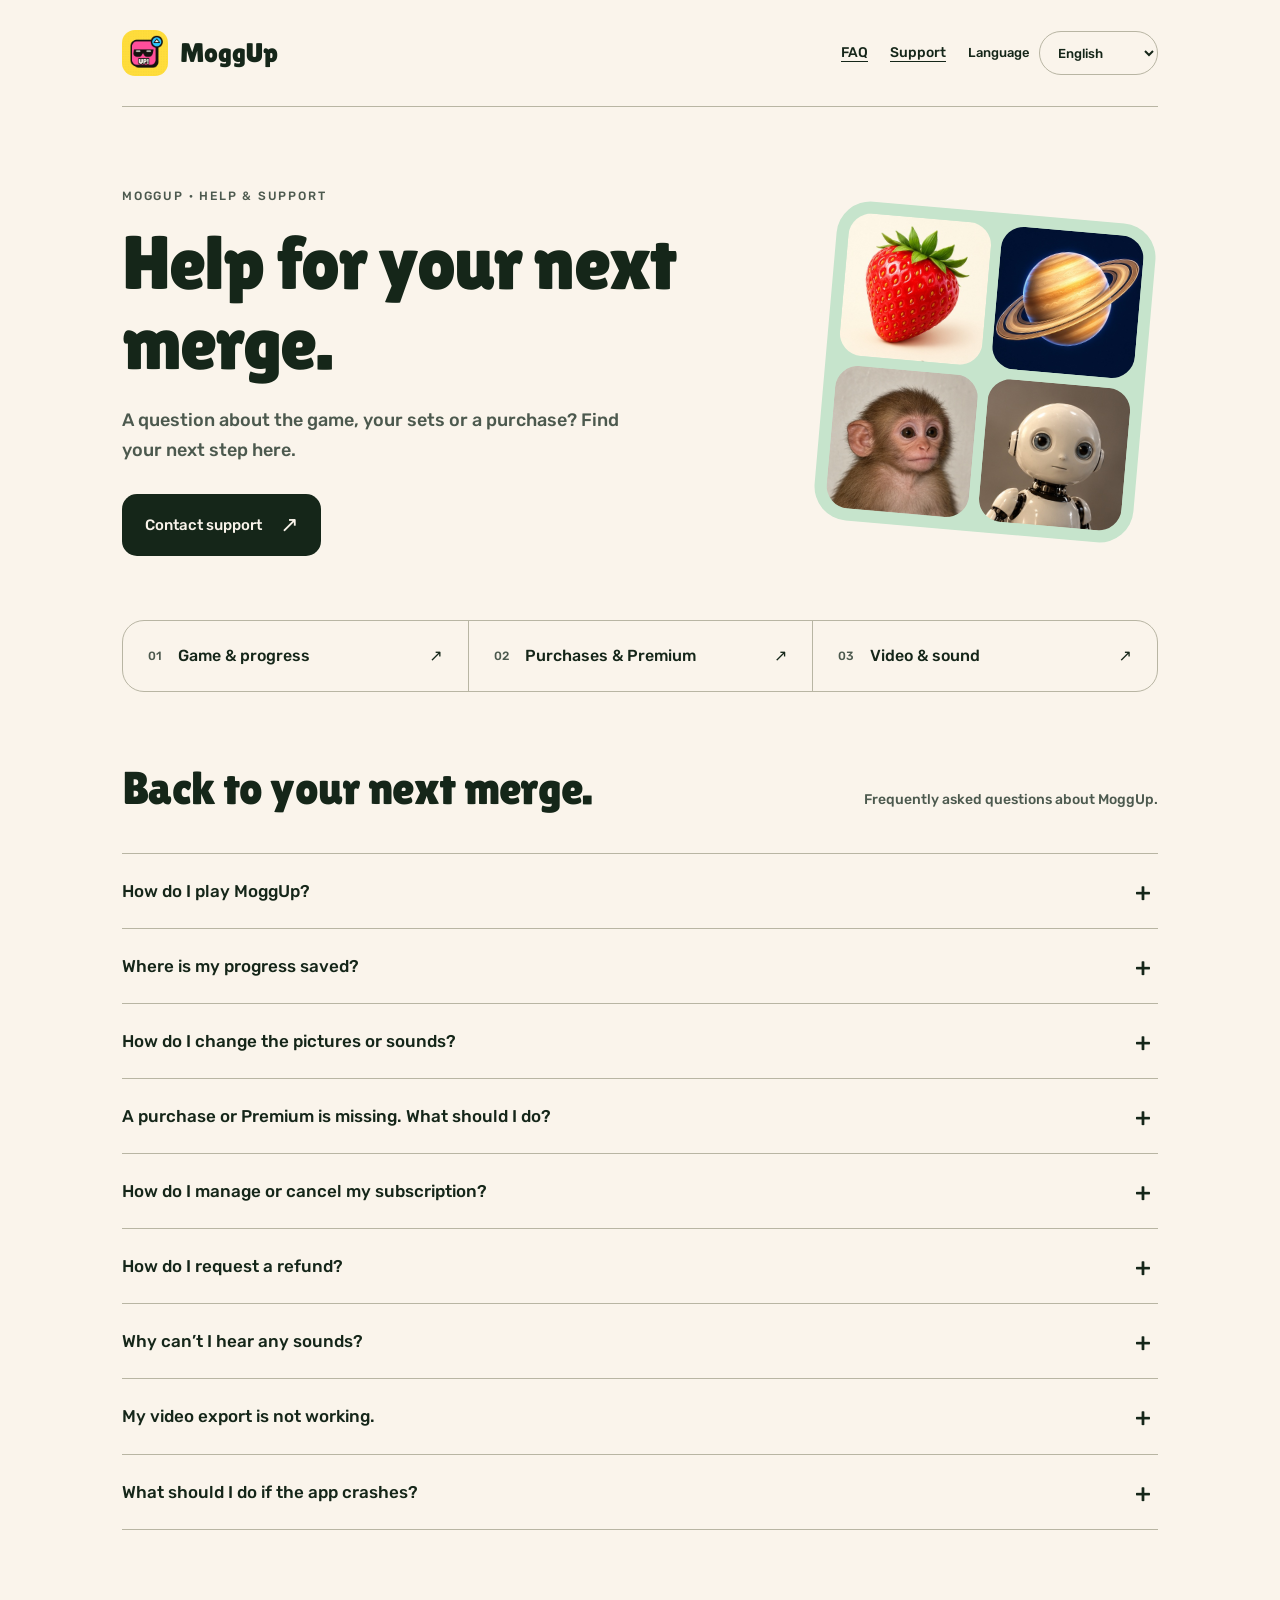
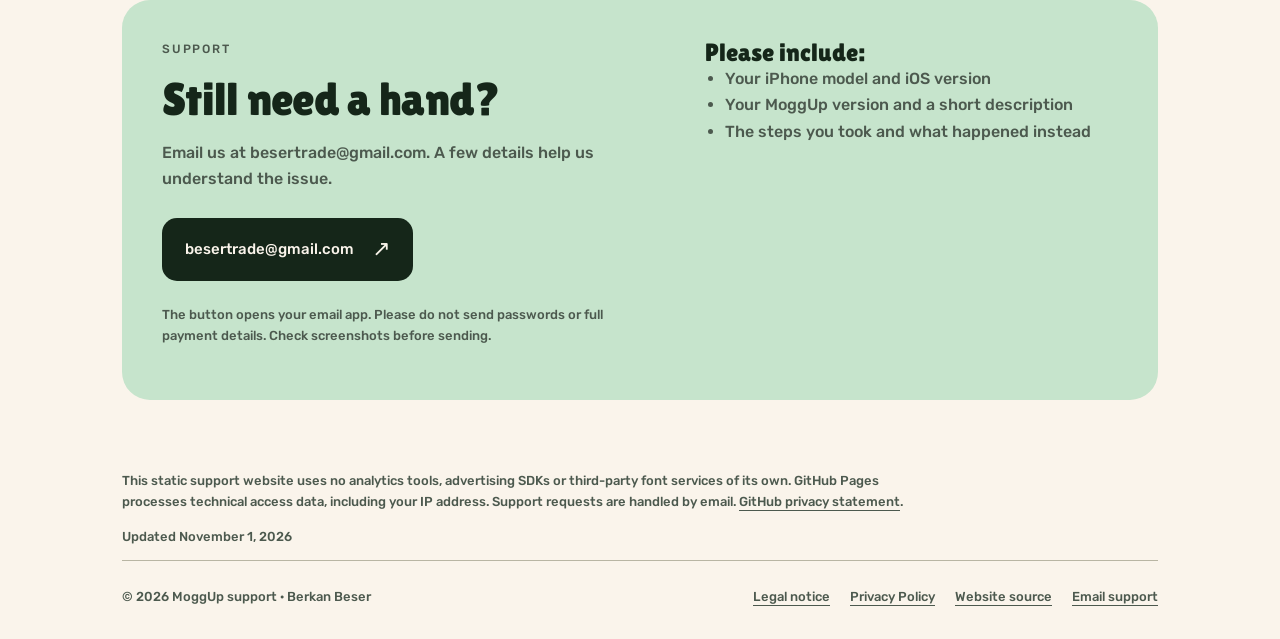
<file: index.html>
<!doctype html>
<html lang="en"><head><meta charset="utf-8"><meta name="viewport" content="width=device-width,initial-scale=1"><meta name="description" content="A question about the game, your sets or a purchase? Find your next step here."><meta name="theme-color" content="#f9f5ed"><title>MoggUp — Support</title><link rel="icon" href="assets/app-icon.png"><link rel="stylesheet" href="style.css"><link rel="alternate" hreflang="de" href="de.html"><link rel="alternate" hreflang="en" href="index.html"></head>
<body><a class="skip" href="#main">Skip to content</a><div class="wrap"><header><a class="brand" href="index.html"><img src="assets/app-icon.png" width="46" height="46" alt="">MoggUp</a><nav aria-label="Navigation"><a class="faq-link" href="#faq">FAQ</a><a href="#contact">Support</a><label class="language-picker"><span>Language</span><select aria-label="Language" onchange="window.location.href=this.value"><option value="index.html" selected>English</option><option value="de.html">Deutsch</option></select></label><noscript><a href="index.html">English</a> · <a href="de.html">Deutsch</a></noscript></nav></header>
<main id="main"><div class="hero"><div><p class="eyebrow">MOGGUP · HELP & SUPPORT</p><h1>Help for your next merge.</h1><p class="lead">A question about the game, your sets or a purchase? Find your next step here.</p><a class="button" href="#contact">Contact support<span class="arrow" aria-hidden="true">↗</span></a></div><div class="mosaic" aria-hidden="true"><img src="assets/strawberry.jpg" alt="" width="150" height="150"><img src="assets/planet.jpg" alt="" width="150" height="150"><img src="assets/monkey.jpg" alt="" width="150" height="150"><img src="assets/robot.jpg" alt="" width="150" height="150"></div></div>
<div class="quick"><a href="#game"><span class="index">01</span><strong>Game & progress</strong><span aria-hidden="true">↗</span></a><a href="#purchases"><span class="index">02</span><strong>Purchases & Premium</strong><span aria-hidden="true">↗</span></a><a href="#media"><span class="index">03</span><strong>Video & sound</strong><span aria-hidden="true">↗</span></a></div><section id="faq"><div class="section-head"><h2>Back to your next merge.</h2><p>Frequently asked questions about MoggUp.</p></div><div class="faq"><details id="game"><summary>How do I play MoggUp?</summary><div class="answer"><p>Swipe on the 4 × 4 board. Two matching tiles merge into the next evolution. A move that changes nothing does not spawn a tile. You can keep playing beyond 2048.</p></div></details><details><summary>Where is my progress saved?</summary><div class="answer"><p>Your game, coins, gems, unlocked sets and settings are saved on this device. Cross-device cloud sync is not currently included. Do not delete the app as your first troubleshooting step: deleting it may remove local data.</p></div></details><details><summary>How do I change the pictures or sounds?</summary><div class="answer"><p>Open the set picker in the main menu to choose an unlocked picture set. More sets are available in the shop. Fruit and numbers are the free standard sets. You can choose sounds independently from pictures.</p></div></details><details id="purchases"><summary>A purchase or Premium is missing. What should I do?</summary><div class="answer"><p>Check your internet connection and make sure you are using the Apple Account that made the purchase. For Premium, open the Premium screen and select “Restore purchases”. You can also restart the app. If purchased gems are missing, contact support before purchasing again. Restoring Premium does not restore spent gems or local game progress.</p></div></details><details><summary>How do I manage or cancel my subscription?</summary><div class="answer"><p>On your iPhone, open Settings → your name → Subscriptions → MoggUp. You can manage or cancel your subscription there, or use “Manage subscription” on the Premium screen. Deleting the app does not cancel a subscription.</p></div></details><details><summary>How do I request a refund?</summary><div class="answer"><p>Apple handles refund requests for App Store purchases. Visit <a href="https://reportaproblem.apple.com/">reportaproblem.apple.com</a> and follow the available steps. Apple determines refund eligibility.</p></div></details><details id="media"><summary>Why can’t I hear any sounds?</summary><div class="answer"><p>Enable “Merge sounds” in MoggUp settings. Check media volume, silent mode and connected headphones. A merge sound plays when two matching tiles actually combine.</p></div></details><details><summary>My video export is not working.</summary><div class="answer"><p>Keep MoggUp open while rendering and check available storage. To save a video to Photos, allow adding photos in iOS Settings. Try exporting again and note any error message if the problem continues. Sharing to TikTok is a separate step after exporting.</p></div></details><details><summary>What should I do if the app crashes?</summary><div class="answer"><p>Reopen MoggUp and check for an app update. Note the action that caused the app to close and contact support. Avoid deleting the app first so that your local data is preserved.</p></div></details></div></section>
<section class="contact" id="contact"><div><p class="eyebrow">SUPPORT</p><h2>Still need a hand?</h2><p>Email us at besertrade@gmail.com. A few details help us understand the issue.</p><a class="button" href="mailto:besertrade@gmail.com?subject=MoggUp+Support">besertrade@gmail.com<span class="arrow" aria-hidden="true">↗</span></a><p class="notice">The button opens your email app. Please do not send passwords or full payment details. Check screenshots before sending.</p></div><div><h3>Please include:</h3><ul><li>Your iPhone model and iOS version</li><li>Your MoggUp version and a short description</li><li>The steps you took and what happened instead</li></ul></div></section>
<p class="fine">This static support website uses no analytics tools, advertising SDKs or third-party font services of its own. GitHub Pages processes technical access data, including your IP address. Support requests are handled by email. <a href="https://docs.github.com/en/site-policy/privacy-policies/github-general-privacy-statement">GitHub privacy statement</a>.</p><p class="footnote">Updated November 1, 2026</p></main><footer><span>© 2026 MoggUp support · Berkan Beser</span><div><a href="impressum.html">Legal notice</a><a href="privacy.html">Privacy Policy</a><a href="https://github.com/bentropic/moggup-support">Website source</a><a href="mailto:besertrade@gmail.com">Email support</a></div></footer></div>
<script>document.querySelectorAll('a[href^="#"]').forEach(link=>link.addEventListener('click',()=>{const target=document.querySelector(link.getAttribute('href'));if(target?.tagName==='DETAILS')target.open=true;}));</script></body></html>
</file>
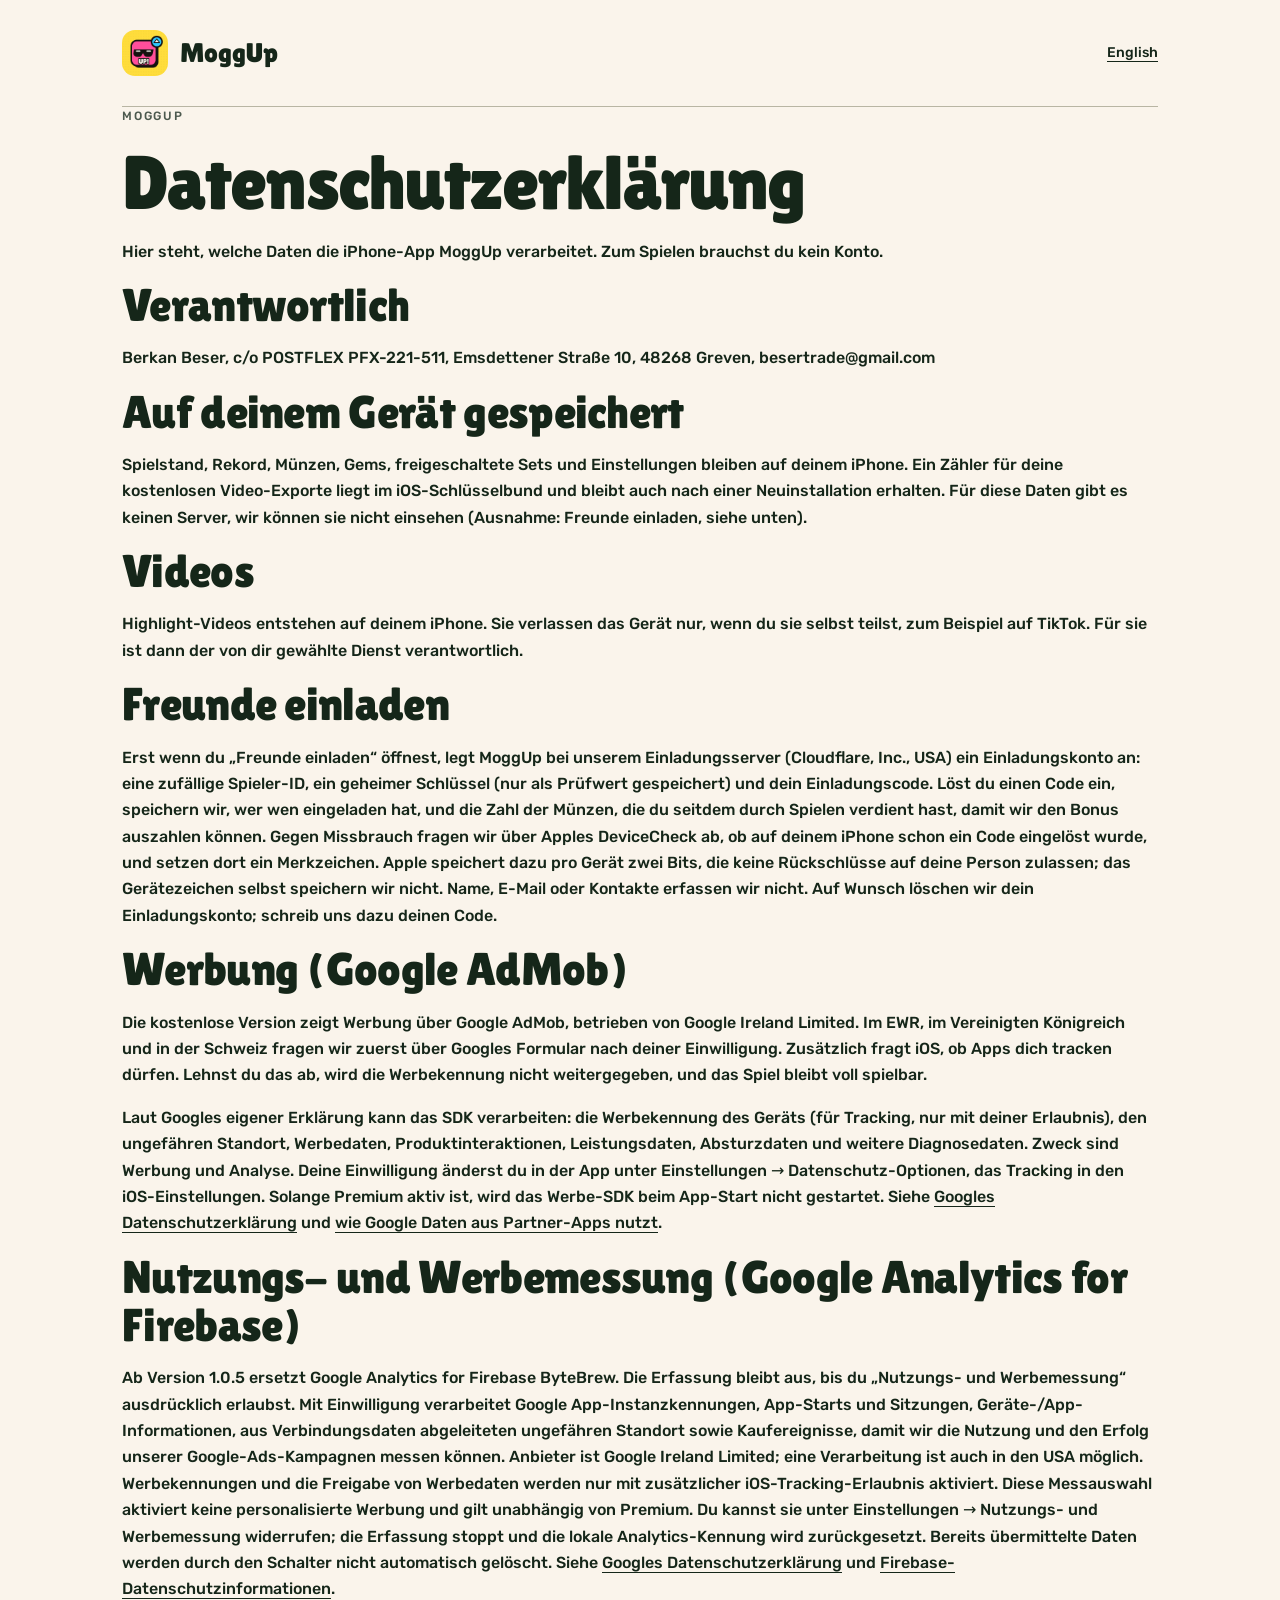
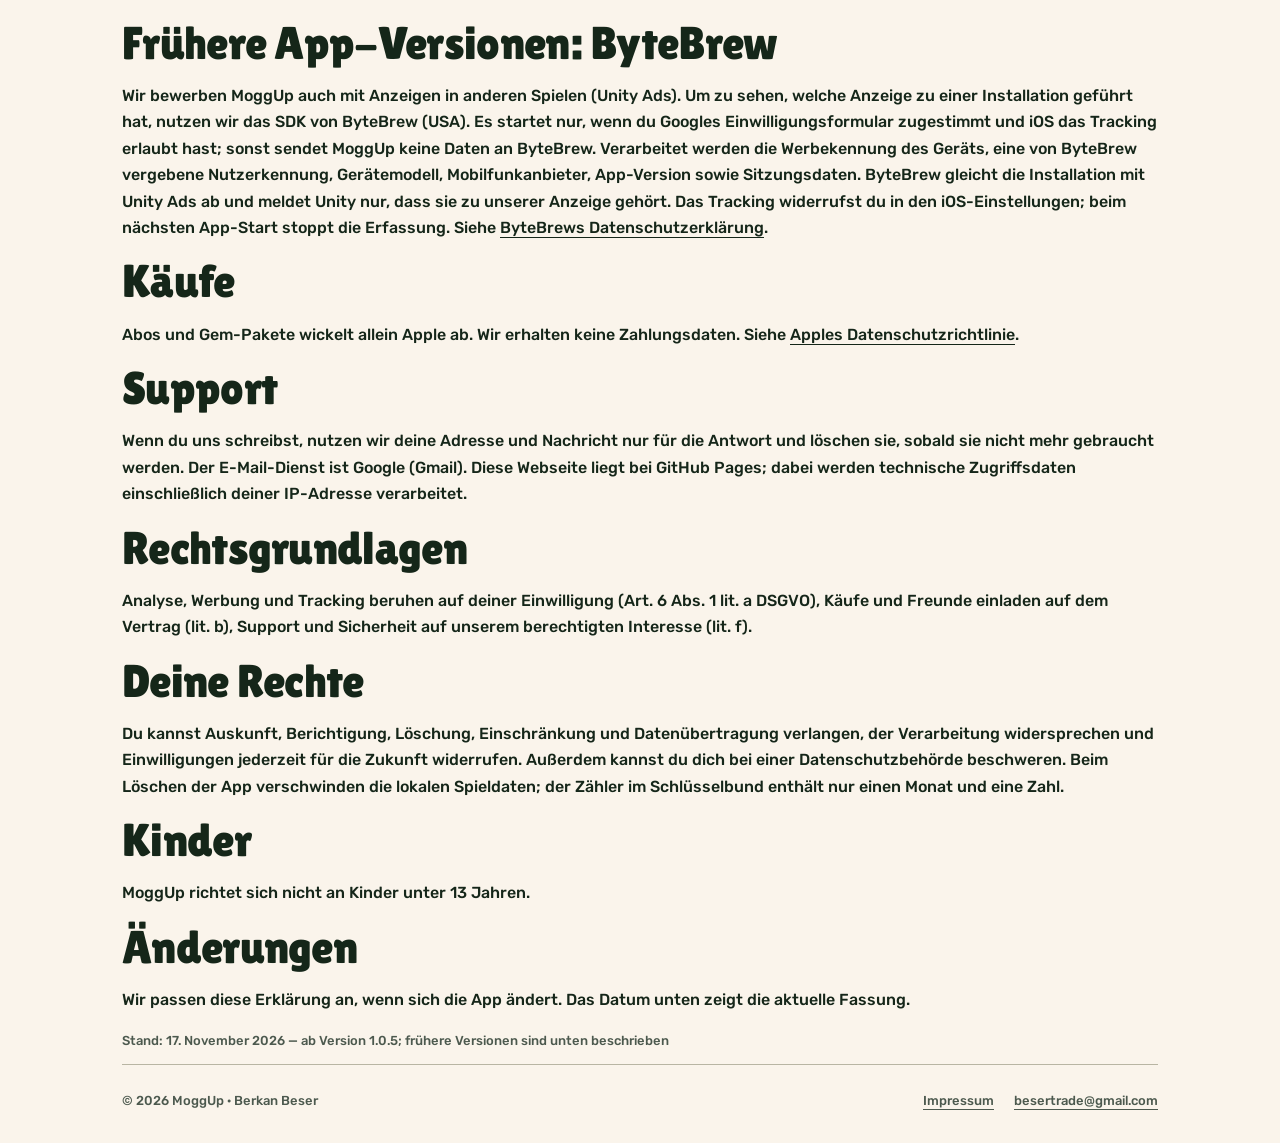
<file: datenschutz.html>
<!doctype html>
<html lang="de"><head><meta charset="utf-8"><meta name="viewport" content="width=device-width,initial-scale=1"><meta name="theme-color" content="#f9f5ed"><title>MoggUp — Datenschutzerklärung</title><link rel="icon" href="assets/app-icon.png"><link rel="stylesheet" href="style.css"><link rel="alternate" hreflang="de" href="datenschutz.html"><link rel="alternate" hreflang="en" href="privacy.html"></head>
<body><div class="wrap"><header><a class="brand" href="de.html"><img src="assets/app-icon.png" width="46" height="46" alt="">MoggUp</a><nav aria-label="Navigation"><a href="privacy.html">English</a></nav></header>
<main id="main"><p class="eyebrow">MOGGUP</p><h1>Datenschutzerklärung</h1>
<p>Hier steht, welche Daten die iPhone-App MoggUp verarbeitet. Zum Spielen brauchst du kein Konto.</p>
<h2>Verantwortlich</h2><p>Berkan Beser, c/o POSTFLEX PFX-221-511, Emsdettener Straße 10, 48268 Greven, besertrade@gmail.com</p>
<h2>Auf deinem Gerät gespeichert</h2><p>Spielstand, Rekord, Münzen, Gems, freigeschaltete Sets und Einstellungen bleiben auf deinem iPhone. Ein Zähler für deine kostenlosen Video-Exporte liegt im iOS-Schlüsselbund und bleibt auch nach einer Neuinstallation erhalten. Für diese Daten gibt es keinen Server, wir können sie nicht einsehen (Ausnahme: Freunde einladen, siehe unten).</p>
<h2>Videos</h2><p>Highlight-Videos entstehen auf deinem iPhone. Sie verlassen das Gerät nur, wenn du sie selbst teilst, zum Beispiel auf TikTok. Für sie ist dann der von dir gewählte Dienst verantwortlich.</p>
<h2>Freunde einladen</h2><p>Erst wenn du „Freunde einladen“ öffnest, legt MoggUp bei unserem Einladungsserver (Cloudflare, Inc., USA) ein Einladungskonto an: eine zufällige Spieler-ID, ein geheimer Schlüssel (nur als Prüfwert gespeichert) und dein Einladungscode. Löst du einen Code ein, speichern wir, wer wen eingeladen hat, und die Zahl der Münzen, die du seitdem durch Spielen verdient hast, damit wir den Bonus auszahlen können. Gegen Missbrauch fragen wir über Apples DeviceCheck ab, ob auf deinem iPhone schon ein Code eingelöst wurde, und setzen dort ein Merkzeichen. Apple speichert dazu pro Gerät zwei Bits, die keine Rückschlüsse auf deine Person zulassen; das Gerätezeichen selbst speichern wir nicht. Name, E-Mail oder Kontakte erfassen wir nicht. Auf Wunsch löschen wir dein Einladungskonto; schreib uns dazu deinen Code.</p>
<h2>Werbung (Google AdMob)</h2><p>Die kostenlose Version zeigt Werbung über Google AdMob, betrieben von Google Ireland Limited. Im EWR, im Vereinigten Königreich und in der Schweiz fragen wir zuerst über Googles Formular nach deiner Einwilligung. Zusätzlich fragt iOS, ob Apps dich tracken dürfen. Lehnst du das ab, wird die Werbekennung nicht weitergegeben, und das Spiel bleibt voll spielbar.</p>
<p>Laut Googles eigener Erklärung kann das SDK verarbeiten: die Werbekennung des Geräts (für Tracking, nur mit deiner Erlaubnis), den ungefähren Standort, Werbedaten, Produktinteraktionen, Leistungsdaten, Absturzdaten und weitere Diagnosedaten. Zweck sind Werbung und Analyse. Deine Einwilligung änderst du in der App unter Einstellungen → Datenschutz-Optionen, das Tracking in den iOS-Einstellungen. Solange Premium aktiv ist, wird das Werbe-SDK beim App-Start nicht gestartet. Siehe <a href="https://policies.google.com/privacy?hl=de">Googles Datenschutzerklärung</a> und <a href="https://policies.google.com/technologies/partner-sites?hl=de">wie Google Daten aus Partner-Apps nutzt</a>.</p>
<h2>Nutzungs- und Werbemessung (Google Analytics for Firebase)</h2><p>Ab Version 1.0.5 ersetzt Google Analytics for Firebase ByteBrew. Die Erfassung bleibt aus, bis du „Nutzungs- und Werbemessung“ ausdrücklich erlaubst. Mit Einwilligung verarbeitet Google App-Instanzkennungen, App-Starts und Sitzungen, Geräte-/App-Informationen, aus Verbindungsdaten abgeleiteten ungefähren Standort sowie Kaufereignisse, damit wir die Nutzung und den Erfolg unserer Google-Ads-Kampagnen messen können. Anbieter ist Google Ireland Limited; eine Verarbeitung ist auch in den USA möglich. Werbekennungen und die Freigabe von Werbedaten werden nur mit zusätzlicher iOS-Tracking-Erlaubnis aktiviert. Diese Messauswahl aktiviert keine personalisierte Werbung und gilt unabhängig von Premium. Du kannst sie unter Einstellungen → Nutzungs- und Werbemessung widerrufen; die Erfassung stoppt und die lokale Analytics-Kennung wird zurückgesetzt. Bereits übermittelte Daten werden durch den Schalter nicht automatisch gelöscht. Siehe <a href="https://policies.google.com/privacy?hl=de">Googles Datenschutzerklärung</a> und <a href="https://firebase.google.com/support/privacy">Firebase-Datenschutzinformationen</a>.</p>
<h2>Frühere App-Versionen: ByteBrew</h2><p>Wir bewerben MoggUp auch mit Anzeigen in anderen Spielen (Unity Ads). Um zu sehen, welche Anzeige zu einer Installation geführt hat, nutzen wir das SDK von ByteBrew (USA). Es startet nur, wenn du Googles Einwilligungsformular zugestimmt und iOS das Tracking erlaubt hast; sonst sendet MoggUp keine Daten an ByteBrew. Verarbeitet werden die Werbekennung des Geräts, eine von ByteBrew vergebene Nutzerkennung, Gerätemodell, Mobilfunkanbieter, App-Version sowie Sitzungsdaten. ByteBrew gleicht die Installation mit Unity Ads ab und meldet Unity nur, dass sie zu unserer Anzeige gehört. Das Tracking widerrufst du in den iOS-Einstellungen; beim nächsten App-Start stoppt die Erfassung. Siehe <a href="https://docs.bytebrew.io/BBSettings/privacypolicy">ByteBrews Datenschutzerklärung</a>.</p>
<h2>Käufe</h2><p>Abos und Gem-Pakete wickelt allein Apple ab. Wir erhalten keine Zahlungsdaten. Siehe <a href="https://www.apple.com/legal/privacy/de-ww/">Apples Datenschutzrichtlinie</a>.</p>
<h2>Support</h2><p>Wenn du uns schreibst, nutzen wir deine Adresse und Nachricht nur für die Antwort und löschen sie, sobald sie nicht mehr gebraucht werden. Der E-Mail-Dienst ist Google (Gmail). Diese Webseite liegt bei GitHub Pages; dabei werden technische Zugriffsdaten einschließlich deiner IP-Adresse verarbeitet.</p>
<h2>Rechtsgrundlagen</h2><p>Analyse, Werbung und Tracking beruhen auf deiner Einwilligung (Art. 6 Abs. 1 lit. a DSGVO), Käufe und Freunde einladen auf dem Vertrag (lit. b), Support und Sicherheit auf unserem berechtigten Interesse (lit. f).</p>
<h2>Deine Rechte</h2><p>Du kannst Auskunft, Berichtigung, Löschung, Einschränkung und Datenübertragung verlangen, der Verarbeitung widersprechen und Einwilligungen jederzeit für die Zukunft widerrufen. Außerdem kannst du dich bei einer Datenschutzbehörde beschweren. Beim Löschen der App verschwinden die lokalen Spieldaten; der Zähler im Schlüsselbund enthält nur einen Monat und eine Zahl.</p>
<h2>Kinder</h2><p>MoggUp richtet sich nicht an Kinder unter 13 Jahren.</p>
<h2>Änderungen</h2><p>Wir passen diese Erklärung an, wenn sich die App ändert. Das Datum unten zeigt die aktuelle Fassung.</p>
<p class="footnote">Stand: 17. November 2026 — ab Version 1.0.5; frühere Versionen sind unten beschrieben</p></main><footer><span>© 2026 MoggUp · Berkan Beser</span><div><a href="impressum.html">Impressum</a><a href="mailto:besertrade@gmail.com">besertrade@gmail.com</a></div></footer></div></body></html>
</file>
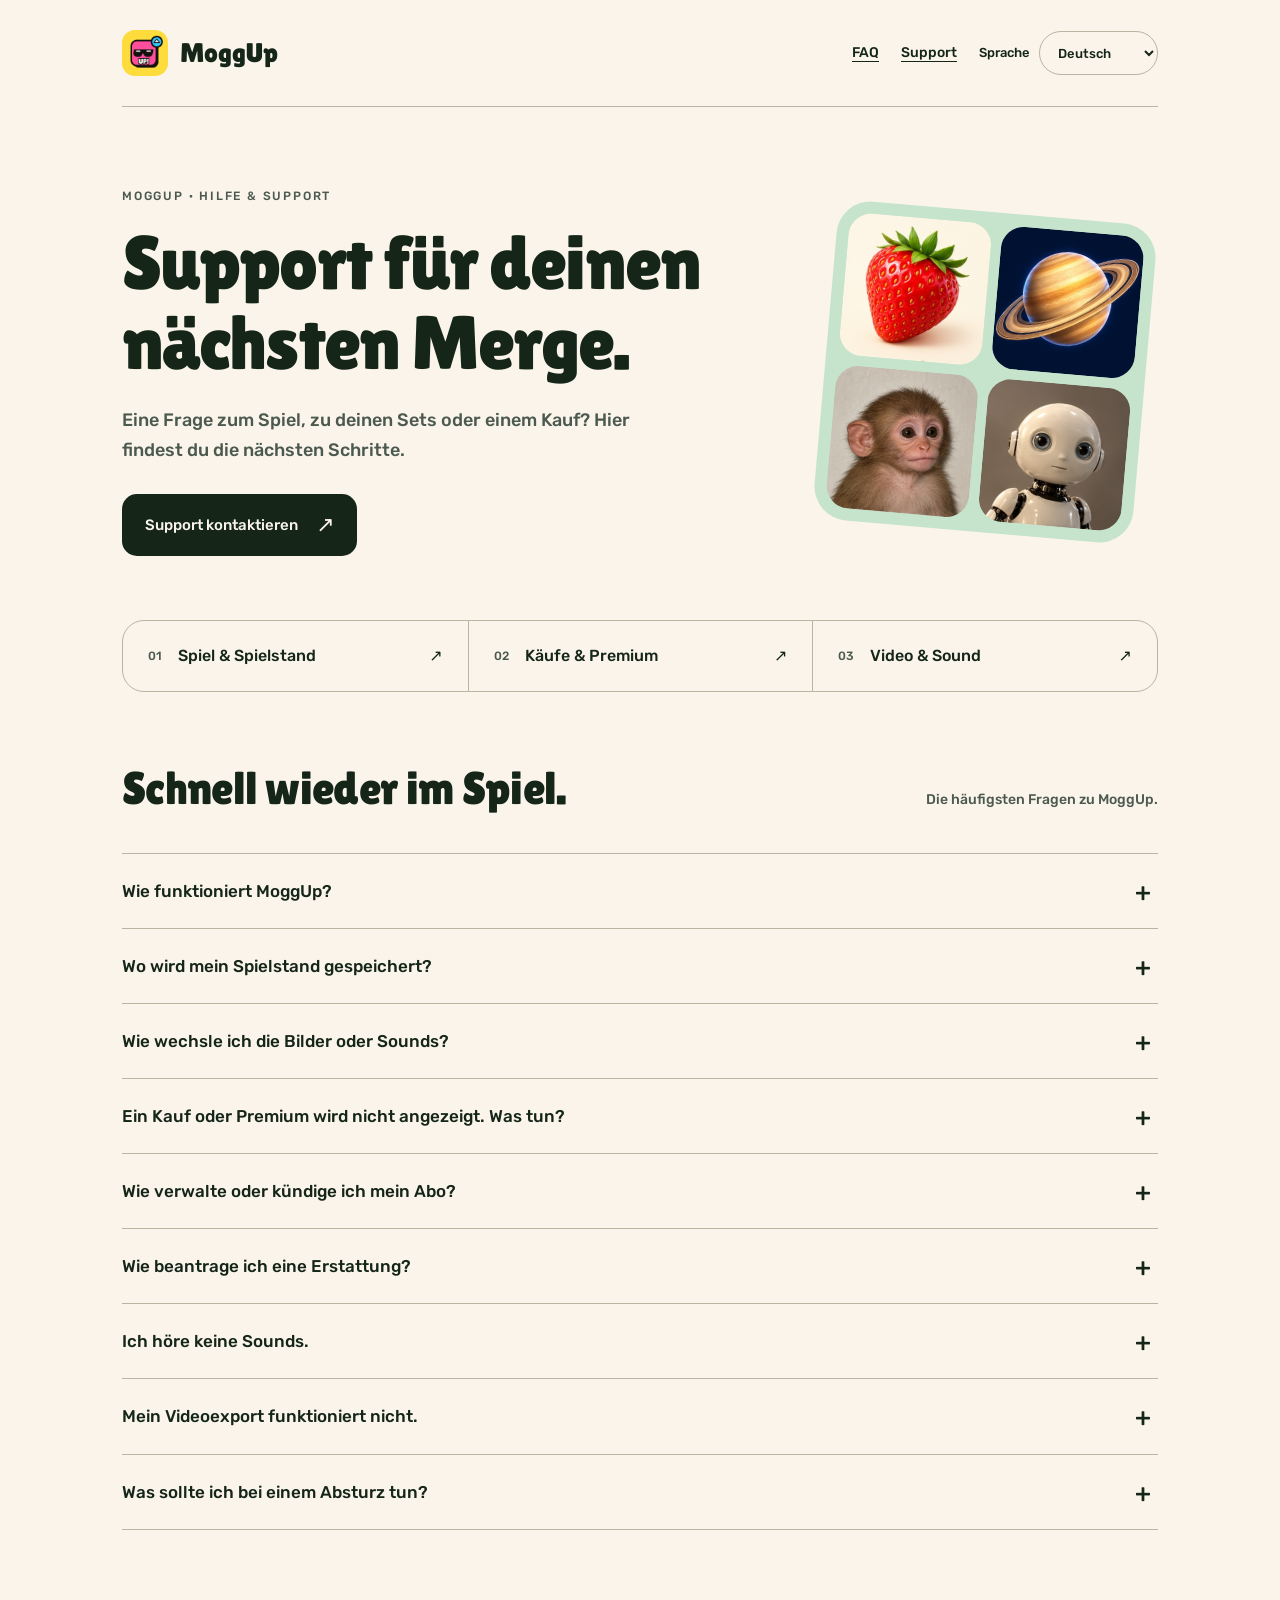
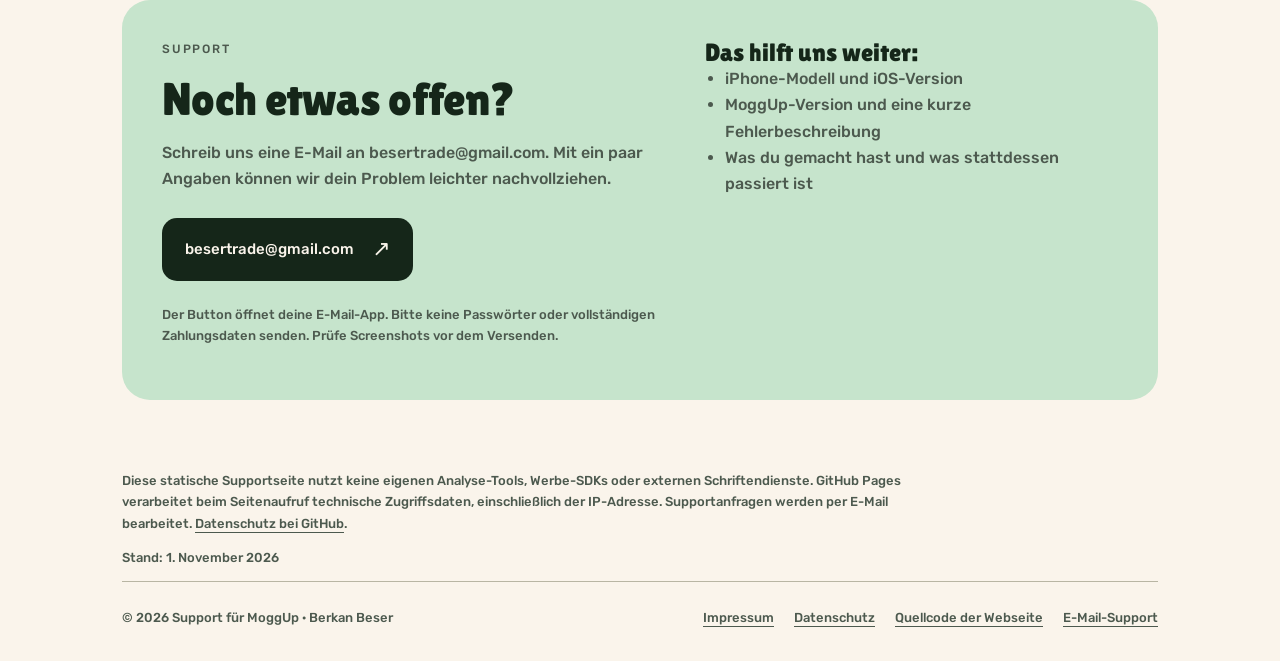
<file: de.html>
<!doctype html>
<html lang="de"><head><meta charset="utf-8"><meta name="viewport" content="width=device-width,initial-scale=1"><meta name="description" content="Eine Frage zum Spiel, zu deinen Sets oder einem Kauf? Hier findest du die nächsten Schritte."><meta name="theme-color" content="#f9f5ed"><title>MoggUp — Support</title><link rel="icon" href="assets/app-icon.png"><link rel="stylesheet" href="style.css"><link rel="alternate" hreflang="de" href="de.html"><link rel="alternate" hreflang="en" href="index.html"></head>
<body><a class="skip" href="#main">Zum Inhalt</a><div class="wrap"><header><a class="brand" href="de.html"><img src="assets/app-icon.png" width="46" height="46" alt="">MoggUp</a><nav aria-label="Navigation"><a class="faq-link" href="#faq">FAQ</a><a href="#contact">Support</a><label class="language-picker"><span>Sprache</span><select aria-label="Sprache" onchange="window.location.href=this.value"><option value="index.html">English</option><option value="de.html" selected>Deutsch</option></select></label><noscript><a href="index.html">English</a> · <a href="de.html">Deutsch</a></noscript></nav></header>
<main id="main"><div class="hero"><div><p class="eyebrow">MOGGUP · HILFE & SUPPORT</p><h1>Support für deinen nächsten Merge.</h1><p class="lead">Eine Frage zum Spiel, zu deinen Sets oder einem Kauf? Hier findest du die nächsten Schritte.</p><a class="button" href="#contact">Support kontaktieren<span class="arrow" aria-hidden="true">↗</span></a></div><div class="mosaic" aria-hidden="true"><img src="assets/strawberry.jpg" alt="" width="150" height="150"><img src="assets/planet.jpg" alt="" width="150" height="150"><img src="assets/monkey.jpg" alt="" width="150" height="150"><img src="assets/robot.jpg" alt="" width="150" height="150"></div></div>
<div class="quick"><a href="#game"><span class="index">01</span><strong>Spiel & Spielstand</strong><span aria-hidden="true">↗</span></a><a href="#purchases"><span class="index">02</span><strong>Käufe & Premium</strong><span aria-hidden="true">↗</span></a><a href="#media"><span class="index">03</span><strong>Video & Sound</strong><span aria-hidden="true">↗</span></a></div><section id="faq"><div class="section-head"><h2>Schnell wieder im Spiel.</h2><p>Die häufigsten Fragen zu MoggUp.</p></div><div class="faq"><details id="game"><summary>Wie funktioniert MoggUp?</summary><div class="answer"><p>Wische auf dem 4 × 4-Spielfeld. Zwei gleiche Kacheln verbinden sich zur nächsten Entwicklung. Ein Zug ohne Bewegung erzeugt keine neue Kachel. Du kannst auch nach 2048 weiterspielen.</p></div></details><details><summary>Wo wird mein Spielstand gespeichert?</summary><div class="answer"><p>Dein Spielstand, Münzen, Gems, freigeschaltete Sets und Einstellungen werden auf diesem Gerät gespeichert. Eine geräteübergreifende Cloud-Synchronisierung ist derzeit nicht enthalten. Lösche die App bei Problemen nicht als ersten Schritt, da dabei lokale Daten verloren gehen können.</p></div></details><details><summary>Wie wechsle ich die Bilder oder Sounds?</summary><div class="answer"><p>Öffne im Hauptmenü die Set-Auswahl für deine freigeschalteten Bildsets. Weitere Sets findest du im Shop. Früchte und Zahlen sind die kostenlosen Standard-Sets. Sounds lassen sich unabhängig von den Bildern auswählen.</p></div></details><details id="purchases"><summary>Ein Kauf oder Premium wird nicht angezeigt. Was tun?</summary><div class="answer"><p>Prüfe zuerst deine Internetverbindung und ob du mit dem Apple Account angemeldet bist, mit dem du gekauft hast. Öffne für Premium die Premium-Ansicht und wähle „Käufe wiederherstellen“. Starte die App gegebenenfalls neu. Wenn ein Gem-Kauf fehlt, kaufe nicht sofort erneut, sondern melde das Problem. Die Premium-Wiederherstellung stellt keine verbrauchten Gems oder lokalen Spielstände wieder her.</p></div></details><details><summary>Wie verwalte oder kündige ich mein Abo?</summary><div class="answer"><p>Öffne auf deinem iPhone Einstellungen → dein Name → Abonnements → MoggUp. Dort verwaltest oder kündigst du dein Abo. Alternativ nutze „Abo verwalten“ in der Premium-Ansicht. Das Löschen der App kündigt ein Abo nicht.</p></div></details><details><summary>Wie beantrage ich eine Erstattung?</summary><div class="answer"><p>Apple bearbeitet Erstattungsanfragen für App-Store-Käufe. Öffne <a href="https://reportaproblem.apple.com/">reportaproblem.apple.com</a> und folge den dort angebotenen Schritten. Ob eine Erstattung möglich ist, entscheidet Apple.</p></div></details><details id="media"><summary>Ich höre keine Sounds.</summary><div class="answer"><p>Aktiviere „Merge-Sounds“ in den MoggUp-Einstellungen. Prüfe die Medienlautstärke, den Stummmodus und verbundene Kopfhörer. Ein Merge-Sound erklingt erst, wenn zwei gleiche Kacheln verschmelzen.</p></div></details><details><summary>Mein Videoexport funktioniert nicht.</summary><div class="answer"><p>Lass MoggUp während des Renderns geöffnet und prüfe den freien Speicherplatz. Wenn du das Video in Fotos sichern möchtest, erlaube das Hinzufügen von Fotos in den iOS-Einstellungen. Wiederhole den Export und notiere die Fehlermeldung, falls das Problem bestehen bleibt. Das Teilen auf TikTok ist ein separater Schritt nach dem Export.</p></div></details><details><summary>Was sollte ich bei einem Absturz tun?</summary><div class="answer"><p>Öffne MoggUp erneut und prüfe, ob ein App-Update verfügbar ist. Notiere, bei welcher Aktion die App geschlossen wurde, und melde das Problem über den Support. Bitte die App nicht vorschnell löschen, damit lokale Daten erhalten bleiben.</p></div></details></div></section>
<section class="contact" id="contact"><div><p class="eyebrow">SUPPORT</p><h2>Noch etwas offen?</h2><p>Schreib uns eine E-Mail an besertrade@gmail.com. Mit ein paar Angaben können wir dein Problem leichter nachvollziehen.</p><a class="button" href="mailto:besertrade@gmail.com?subject=MoggUp+Support">besertrade@gmail.com<span class="arrow" aria-hidden="true">↗</span></a><p class="notice">Der Button öffnet deine E-Mail-App. Bitte keine Passwörter oder vollständigen Zahlungsdaten senden. Prüfe Screenshots vor dem Versenden.</p></div><div><h3>Das hilft uns weiter:</h3><ul><li>iPhone-Modell und iOS-Version</li><li>MoggUp-Version und eine kurze Fehlerbeschreibung</li><li>Was du gemacht hast und was stattdessen passiert ist</li></ul></div></section>
<p class="fine">Diese statische Supportseite nutzt keine eigenen Analyse-Tools, Werbe-SDKs oder externen Schriftendienste. GitHub Pages verarbeitet beim Seitenaufruf technische Zugriffsdaten, einschließlich der IP-Adresse. Supportanfragen werden per E-Mail bearbeitet. <a href="https://docs.github.com/en/site-policy/privacy-policies/github-general-privacy-statement">Datenschutz bei GitHub</a>.</p><p class="footnote">Stand: 1. November 2026</p></main><footer><span>© 2026 Support für MoggUp · Berkan Beser</span><div><a href="impressum.html">Impressum</a><a href="datenschutz.html">Datenschutz</a><a href="https://github.com/bentropic/moggup-support">Quellcode der Webseite</a><a href="mailto:besertrade@gmail.com">E-Mail-Support</a></div></footer></div>
<script>document.querySelectorAll('a[href^="#"]').forEach(link=>link.addEventListener('click',()=>{const target=document.querySelector(link.getAttribute('href'));if(target?.tagName==='DETAILS')target.open=true;}));</script></body></html>
</file>
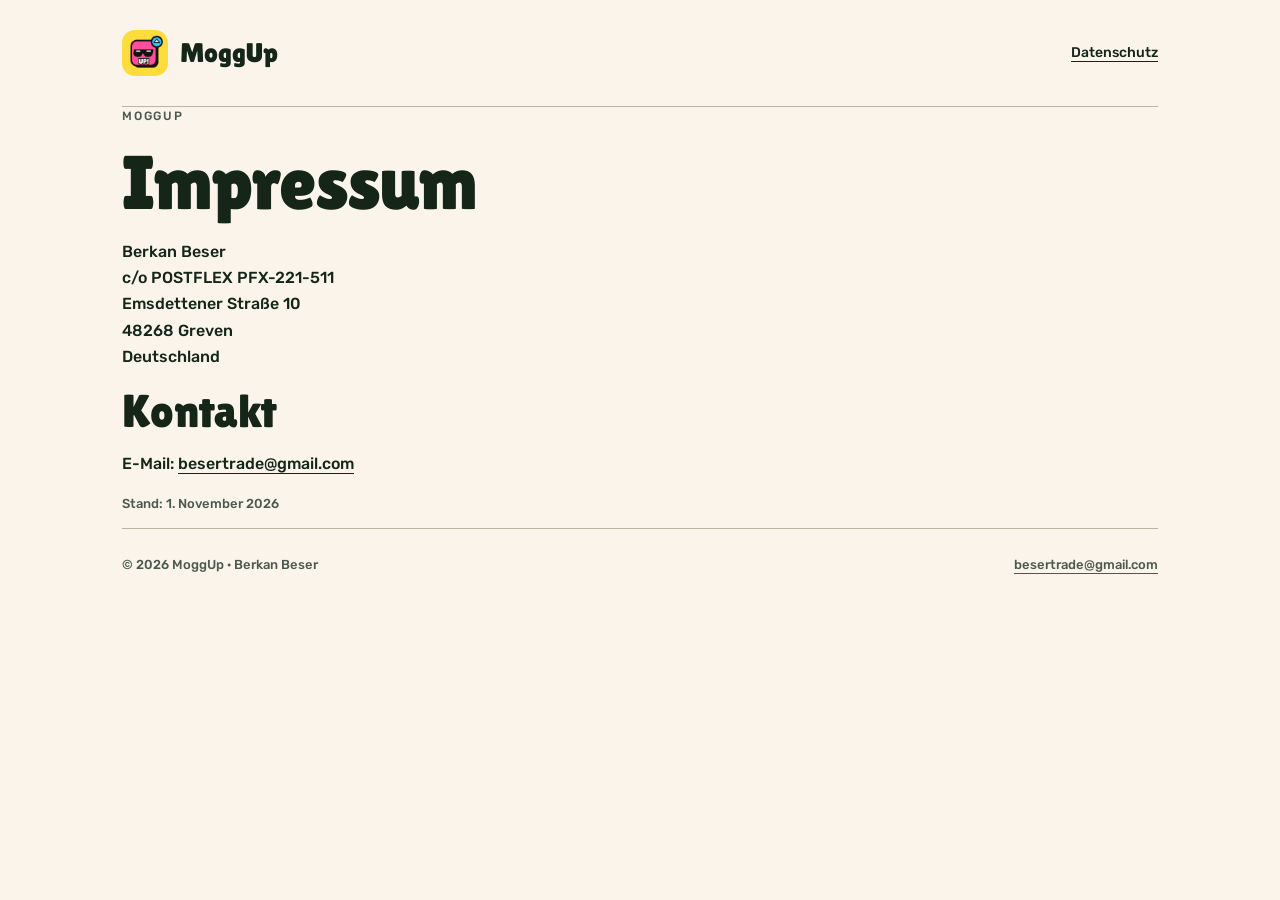
<file: impressum.html>
<!doctype html>
<html lang="de"><head><meta charset="utf-8"><meta name="viewport" content="width=device-width,initial-scale=1"><meta name="theme-color" content="#f9f5ed"><title>MoggUp — Impressum</title><link rel="icon" href="assets/app-icon.png"><link rel="stylesheet" href="style.css"></head>
<body><div class="wrap"><header><a class="brand" href="de.html"><img src="assets/app-icon.png" width="46" height="46" alt="">MoggUp</a><nav aria-label="Navigation"><a href="datenschutz.html">Datenschutz</a></nav></header>
<main id="main"><p class="eyebrow">MOGGUP</p><h1>Impressum</h1>
<p>Berkan Beser<br>c/o POSTFLEX PFX-221-511<br>Emsdettener Straße 10<br>48268 Greven<br>Deutschland</p>
<h2>Kontakt</h2><p>E-Mail: <a href="mailto:besertrade@gmail.com">besertrade@gmail.com</a></p>
<p class="footnote">Stand: 1. November 2026</p></main><footer><span>© 2026 MoggUp · Berkan Beser</span><div><a href="mailto:besertrade@gmail.com">besertrade@gmail.com</a></div></footer></div></body></html>
</file>
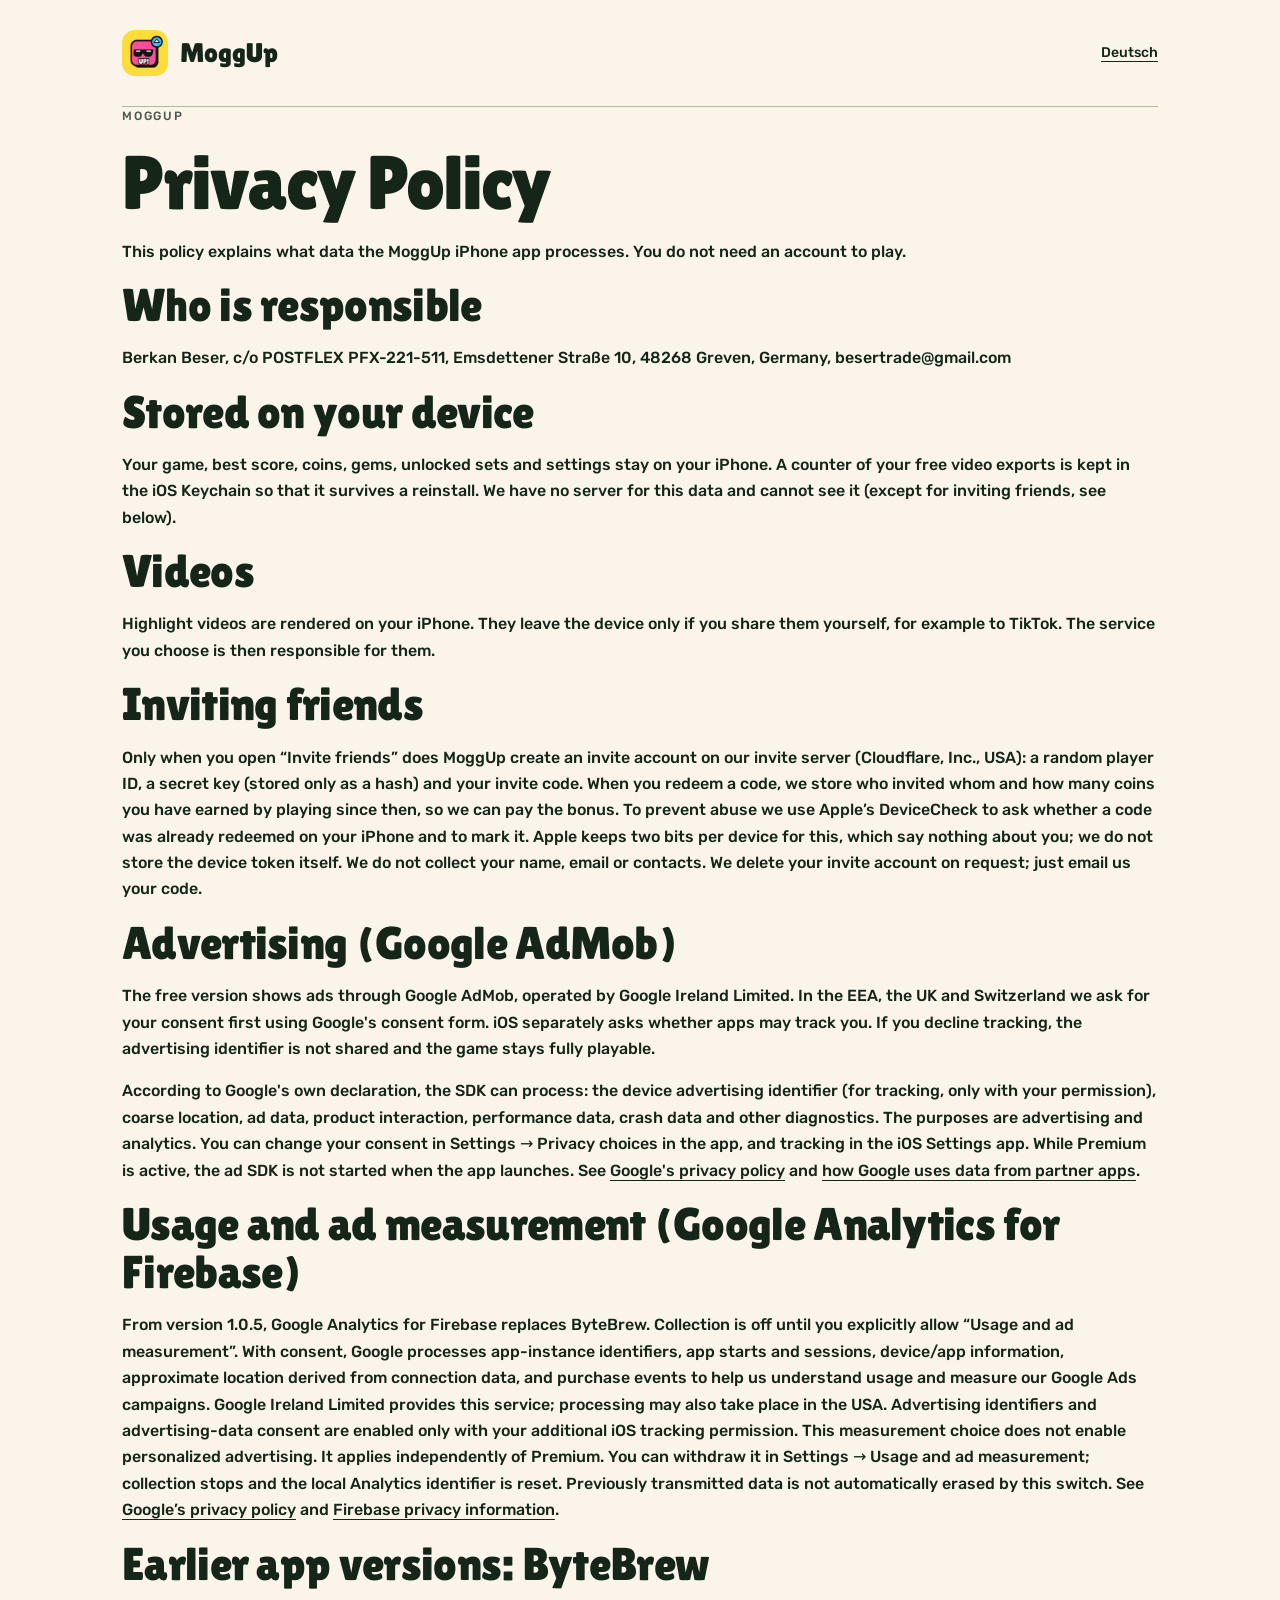
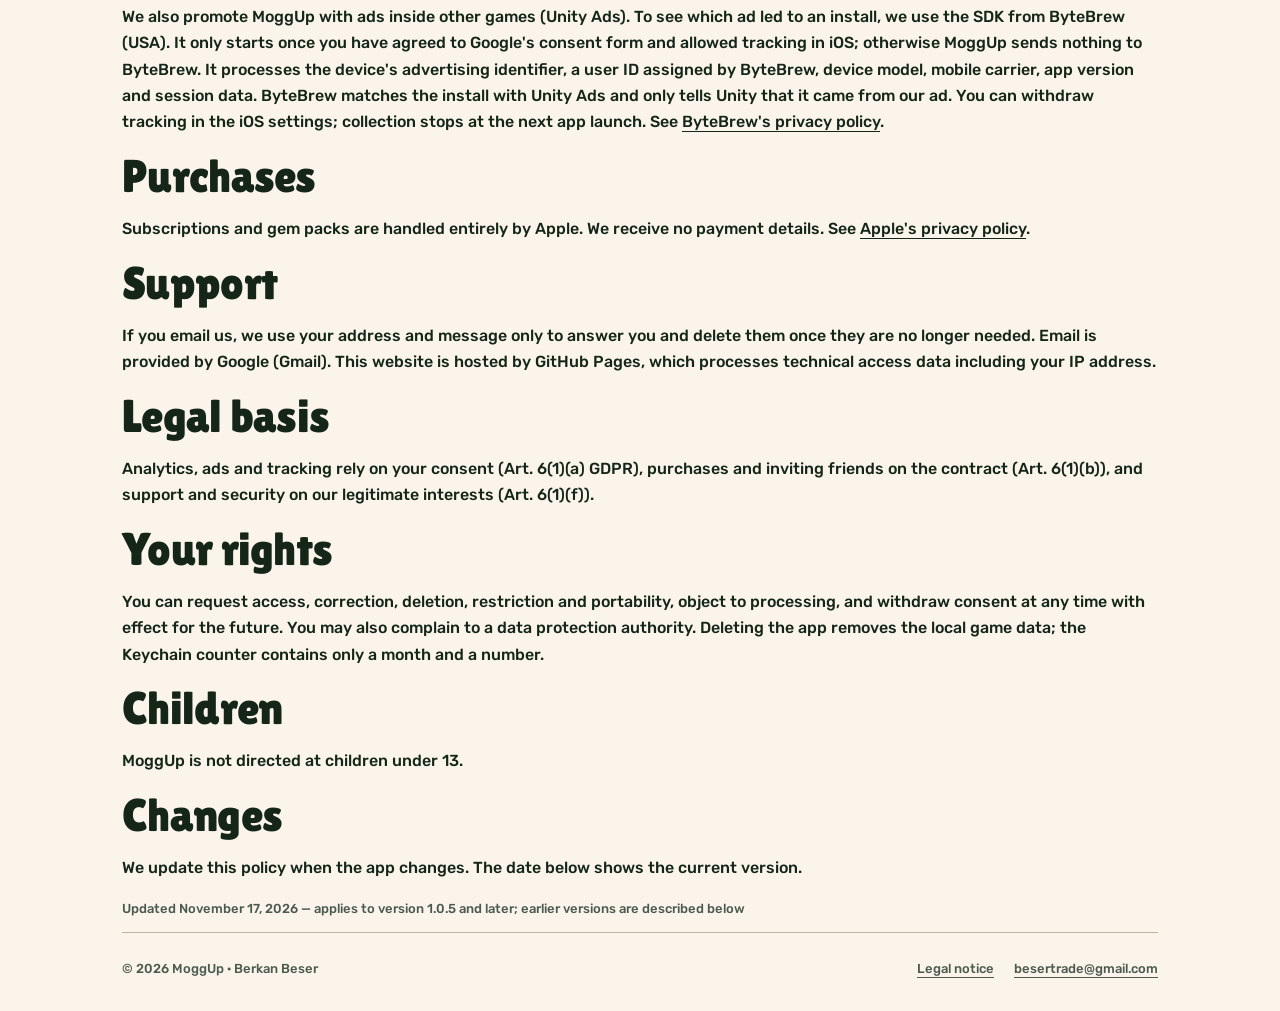
<file: privacy.html>
<!doctype html>
<html lang="en"><head><meta charset="utf-8"><meta name="viewport" content="width=device-width,initial-scale=1"><meta name="theme-color" content="#f9f5ed"><title>MoggUp — Privacy Policy</title><link rel="icon" href="assets/app-icon.png"><link rel="stylesheet" href="style.css"><link rel="alternate" hreflang="de" href="datenschutz.html"><link rel="alternate" hreflang="en" href="privacy.html"></head>
<body><div class="wrap"><header><a class="brand" href="index.html"><img src="assets/app-icon.png" width="46" height="46" alt="">MoggUp</a><nav aria-label="Navigation"><a href="datenschutz.html">Deutsch</a></nav></header>
<main id="main"><p class="eyebrow">MOGGUP</p><h1>Privacy Policy</h1>
<p>This policy explains what data the MoggUp iPhone app processes. You do not need an account to play.</p>
<h2>Who is responsible</h2><p>Berkan Beser, c/o POSTFLEX PFX-221-511, Emsdettener Straße 10, 48268 Greven, Germany, besertrade@gmail.com</p>
<h2>Stored on your device</h2><p>Your game, best score, coins, gems, unlocked sets and settings stay on your iPhone. A counter of your free video exports is kept in the iOS Keychain so that it survives a reinstall. We have no server for this data and cannot see it (except for inviting friends, see below).</p>
<h2>Videos</h2><p>Highlight videos are rendered on your iPhone. They leave the device only if you share them yourself, for example to TikTok. The service you choose is then responsible for them.</p>
<h2>Inviting friends</h2><p>Only when you open “Invite friends” does MoggUp create an invite account on our invite server (Cloudflare, Inc., USA): a random player ID, a secret key (stored only as a hash) and your invite code. When you redeem a code, we store who invited whom and how many coins you have earned by playing since then, so we can pay the bonus. To prevent abuse we use Apple’s DeviceCheck to ask whether a code was already redeemed on your iPhone and to mark it. Apple keeps two bits per device for this, which say nothing about you; we do not store the device token itself. We do not collect your name, email or contacts. We delete your invite account on request; just email us your code.</p>
<h2>Advertising (Google AdMob)</h2><p>The free version shows ads through Google AdMob, operated by Google Ireland Limited. In the EEA, the UK and Switzerland we ask for your consent first using Google's consent form. iOS separately asks whether apps may track you. If you decline tracking, the advertising identifier is not shared and the game stays fully playable.</p>
<p>According to Google's own declaration, the SDK can process: the device advertising identifier (for tracking, only with your permission), coarse location, ad data, product interaction, performance data, crash data and other diagnostics. The purposes are advertising and analytics. You can change your consent in Settings → Privacy choices in the app, and tracking in the iOS Settings app. While Premium is active, the ad SDK is not started when the app launches. See <a href="https://policies.google.com/privacy">Google's privacy policy</a> and <a href="https://policies.google.com/technologies/partner-sites">how Google uses data from partner apps</a>.</p>
<h2>Usage and ad measurement (Google Analytics for Firebase)</h2><p>From version 1.0.5, Google Analytics for Firebase replaces ByteBrew. Collection is off until you explicitly allow “Usage and ad measurement”. With consent, Google processes app-instance identifiers, app starts and sessions, device/app information, approximate location derived from connection data, and purchase events to help us understand usage and measure our Google Ads campaigns. Google Ireland Limited provides this service; processing may also take place in the USA. Advertising identifiers and advertising-data consent are enabled only with your additional iOS tracking permission. This measurement choice does not enable personalized advertising. It applies independently of Premium. You can withdraw it in Settings → Usage and ad measurement; collection stops and the local Analytics identifier is reset. Previously transmitted data is not automatically erased by this switch. See <a href="https://policies.google.com/privacy">Google’s privacy policy</a> and <a href="https://firebase.google.com/support/privacy">Firebase privacy information</a>.</p>
<h2>Earlier app versions: ByteBrew</h2><p>We also promote MoggUp with ads inside other games (Unity Ads). To see which ad led to an install, we use the SDK from ByteBrew (USA). It only starts once you have agreed to Google's consent form and allowed tracking in iOS; otherwise MoggUp sends nothing to ByteBrew. It processes the device's advertising identifier, a user ID assigned by ByteBrew, device model, mobile carrier, app version and session data. ByteBrew matches the install with Unity Ads and only tells Unity that it came from our ad. You can withdraw tracking in the iOS settings; collection stops at the next app launch. See <a href="https://docs.bytebrew.io/BBSettings/privacypolicy">ByteBrew's privacy policy</a>.</p>
<h2>Purchases</h2><p>Subscriptions and gem packs are handled entirely by Apple. We receive no payment details. See <a href="https://www.apple.com/legal/privacy/">Apple's privacy policy</a>.</p>
<h2>Support</h2><p>If you email us, we use your address and message only to answer you and delete them once they are no longer needed. Email is provided by Google (Gmail). This website is hosted by GitHub Pages, which processes technical access data including your IP address.</p>
<h2>Legal basis</h2><p>Analytics, ads and tracking rely on your consent (Art. 6(1)(a) GDPR), purchases and inviting friends on the contract (Art. 6(1)(b)), and support and security on our legitimate interests (Art. 6(1)(f)).</p>
<h2>Your rights</h2><p>You can request access, correction, deletion, restriction and portability, object to processing, and withdraw consent at any time with effect for the future. You may also complain to a data protection authority. Deleting the app removes the local game data; the Keychain counter contains only a month and a number.</p>
<h2>Children</h2><p>MoggUp is not directed at children under 13.</p>
<h2>Changes</h2><p>We update this policy when the app changes. The date below shows the current version.</p>
<p class="footnote">Updated November 17, 2026 — applies to version 1.0.5 and later; earlier versions are described below</p></main><footer><span>© 2026 MoggUp · Berkan Beser</span><div><a href="impressum.html">Legal notice</a><a href="mailto:besertrade@gmail.com">besertrade@gmail.com</a></div></footer></div></body></html>
</file>
<file: style.css>
@font-face{font-family:Lilita;src:url(assets/lilita.ttf) format('truetype');font-display:swap}@font-face{font-family:Rubik;src:url(assets/rubik.ttf) format('truetype');font-display:swap}
:root{--paper:oklch(97% .014 80);--ink:oklch(25% .035 151);--muted:oklch(45% .025 151);--sage:oklch(89% .045 151);--line:oklch(77% .025 100);--white:oklch(99% .008 80);--green:oklch(35% .065 151)}*{box-sizing:border-box}html{scroll-behavior:smooth;scroll-padding-top:24px}body{margin:0;background:var(--paper);color:var(--ink);font-family:Rubik,system-ui,sans-serif;line-height:1.65;font-size:16px}a{color:inherit;text-underline-offset:4px}a:hover{text-decoration-thickness:2px}a:focus-visible,summary:focus-visible{outline:3px solid var(--green);outline-offset:6px;border-radius:5px}.wrap{max-width:1100px;padding:0 32px;margin:auto}.skip{position:absolute;left:20px;top:-100px;background:var(--ink);color:var(--paper);padding:12px}.skip:focus{top:12px;z-index:10}header{display:flex;justify-content:space-between;align-items:center;padding:30px 0;border-bottom:1px solid var(--line);gap:20px}.brand{display:flex;align-items:center;gap:12px;text-decoration:none;font-family:Lilita;font-size:27px}.brand img{width:46px;height:46px;border-radius:13px}nav{display:flex;gap:22px;align-items:center;font-size:14px}nav a{padding:10px 0}.language{border:1px solid var(--line);border-radius:50px;padding:7px 15px;white-space:nowrap}.hero{display:grid;grid-template-columns:1.5fr .8fr;gap:80px;align-items:center;padding:80px 0 64px}.eyebrow{text-transform:uppercase;letter-spacing:.15em;font-size:12px;color:var(--muted);margin:0 0 16px}h1,h2,h3{font-family:Lilita,system-ui,sans-serif;font-weight:400;line-height:1.05;margin:0}h1{font-size:clamp(48px,6.3vw,76px);letter-spacing:-.025em}h2{font-size:clamp(32px,4vw,46px);letter-spacing:-.015em}h3{font-size:25px}.lead{max-width:540px;color:var(--muted);font-size:18px;margin:24px 0 28px}.button{display:inline-flex;align-items:center;justify-content:center;gap:18px;min-height:52px;padding:13px 23px;border-radius:15px;background:var(--ink);color:var(--paper);text-decoration:none;font-size:15px}.button:hover{background:var(--green);text-decoration:none}.button .arrow{font-size:22px}.mosaic{display:grid;grid-template-columns:1fr 1fr;gap:10px;padding:12px;border-radius:34px;background:var(--sage);transform:rotate(5deg);max-width:320px}.mosaic img{display:block;width:100%;height:auto;aspect-ratio:1;object-fit:cover;border-radius:23px}.quick{display:grid;grid-template-columns:repeat(3,1fr);border:1px solid var(--line);border-radius:22px;overflow:hidden;margin:0 0 72px}.quick a{display:flex;gap:16px;align-items:center;padding:25px;text-decoration:none;line-height:1.25}.quick a+a{border-left:1px solid var(--line)}.quick a:hover{background:var(--sage)}.index{color:var(--muted);font-size:12px}.quick strong{font-weight:500}.quick span:last-child{margin-left:auto}section{margin-bottom:70px}.section-head{display:flex;align-items:baseline;justify-content:space-between;gap:24px;margin-bottom:28px}.section-head p{color:var(--muted);font-size:14px}.faq{border-top:1px solid var(--line)}details{border-bottom:1px solid var(--line)}summary{cursor:pointer;padding:23px 40px 23px 0;position:relative;font-size:17px;list-style:none}summary::-webkit-details-marker{display:none}summary:after{content:'+';position:absolute;right:7px;top:18px;font-size:26px;font-weight:400}details[open] summary:after{content:'−'}.answer{max-width:730px;color:var(--muted);padding:0 32px 24px 0}.answer p{margin:0 0 12px}.answer p:last-child{margin-bottom:0}.contact{background:var(--sage);border-radius:28px;padding:40px;display:grid;grid-template-columns:1.2fr 1fr;gap:48px}.contact p{color:var(--muted);max-width:500px}.contact ul{padding-left:20px;color:var(--muted);margin-top:0}.notice{font-size:13px;max-width:480px}.contact .button{margin:10px 0}.fine{color:var(--muted);font-size:13px;max-width:820px}footer{display:flex;justify-content:space-between;gap:24px;border-top:1px solid var(--line);padding:25px 0 32px;color:var(--muted);font-size:13px}footer div{display:flex;gap:20px}.footnote{font-size:13px;color:var(--muted)}@media(max-width:700px){.wrap{padding:0 22px}header{padding:20px 0}.brand{font-size:24px}.brand img{width:40px;height:40px}nav{gap:14px}nav .faq-link{display:none}.hero{gap:28px;grid-template-columns:1fr;padding:48px 0 38px}.hero h1{max-width:520px}.lead{font-size:17px}.mosaic{max-width:220px;justify-self:end;margin:0 12px 10px 0}.quick{grid-template-columns:1fr;margin-bottom:48px}.quick a{padding:20px}.quick a+a{border-left:0;border-top:1px solid var(--line)}.section-head{display:block}.section-head p{margin-bottom:0}.contact{grid-template-columns:1fr;gap:18px;padding:28px}.contact h2{font-size:36px}footer{flex-direction:column;gap:10px}section{margin-bottom:48px}summary{font-size:16px}}@media(prefers-reduced-motion:reduce){html{scroll-behavior:auto}}
@media(max-width:380px){nav>a:not(.language){display:none}.brand{font-size:22px}.language{padding:7px 12px}}

.language-picker{display:flex;align-items:center;gap:9px;font-size:13px;white-space:nowrap}.language-picker select{font:inherit;color:var(--ink);background:var(--paper);border:1px solid var(--line);border-radius:30px;padding:10px 30px 10px 14px;min-height:44px;cursor:pointer}.language-picker select:focus-visible{outline:3px solid var(--green);outline-offset:4px}@media(max-width:700px){nav>a{display:none}.language-picker>span{display:none}.language-picker select{max-width:140px}}
</file>
